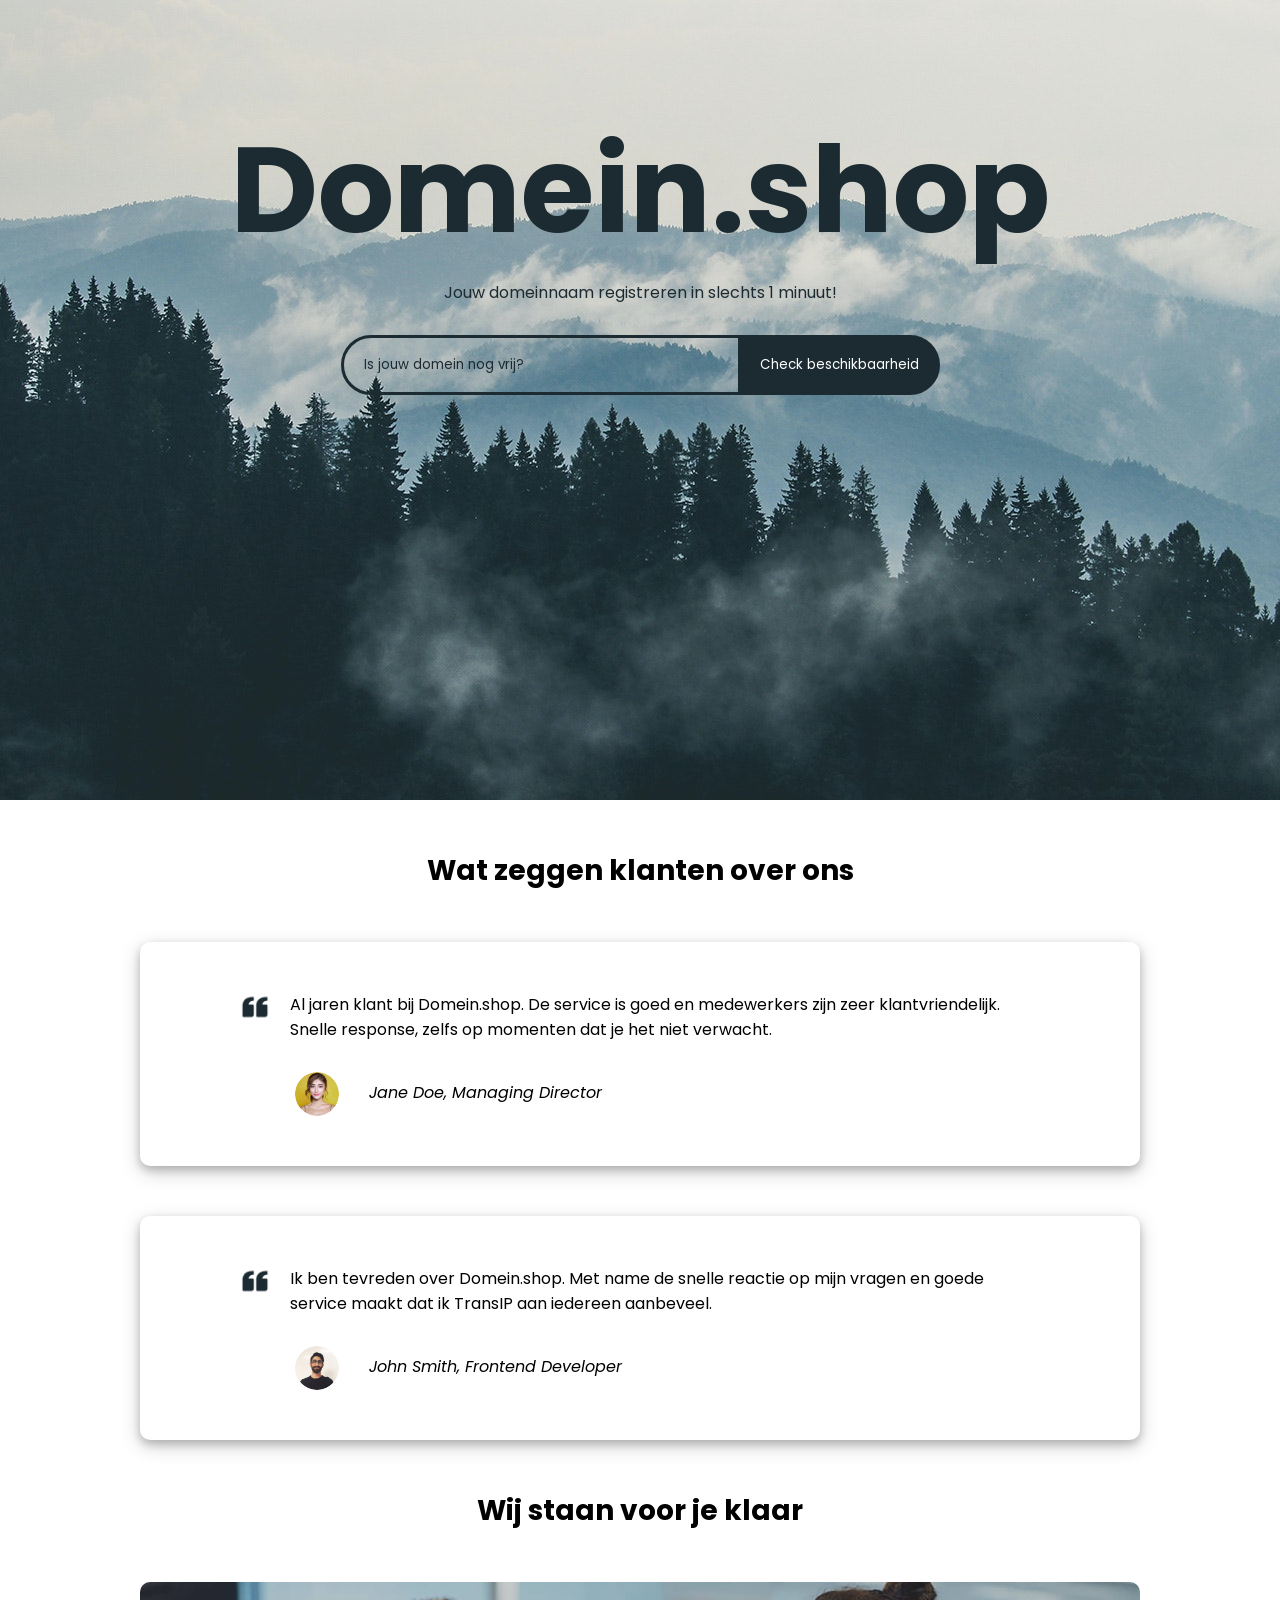
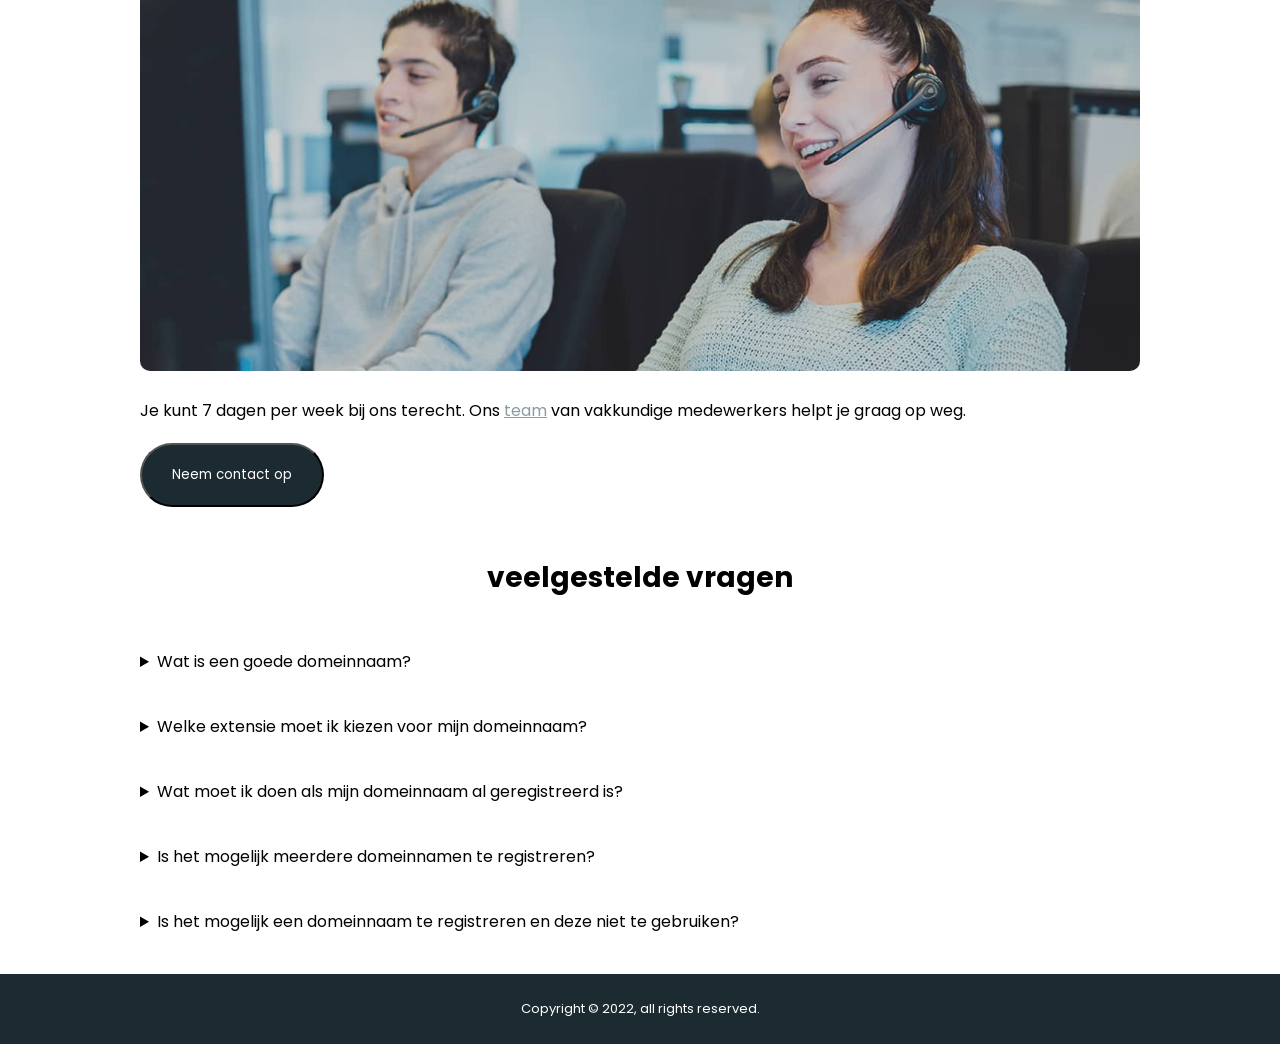
<file: index.html>
<!DOCTYPE html>
<html lang="en">
<head>
    <meta charset="UTF-8">
    <link rel="stylesheet" href="./styles/styles.css">
    <title>Domein.shop</title>
</head>
<body>
<header>
    <div class="hero-section">
        <h1>Domein.shop</h1>
        <p>Jouw domeinnaam registreren in slechts 1 minuut!</p>
        <form>
            <fieldset>
                <label for="domein-check"></label>
                <input type="url" id="domein-check" name="domein-check" placeholder="Is jouw domein nog vrij?">
                <button type="submit">Check beschikbaarheid</button>
            </fieldset>
        </form>
    </div>
</header>
<main>
    <section class="costumer">
        <h2>Wat zeggen klanten over ons</h2>
        <div class="card">
            <div class="card-section">
                <img class="quote-icon" src="assets/icons/quote-left.png" alt="quote icon">
                <p>Al jaren klant bij Domein.shop. De service is goed en medewerkers zijn zeer klantvriendelijk. Snelle
                    response, zelfs op momenten dat je het niet verwacht.</p>
            </div>
            <div class="card-section">
                <img src="assets/images/avatar-jane.png"  alt="Avatar" class="avatar-img">
                <i>Jane Doe, Managing Director</i>
            </div>
        </div>
        <div class="card">
            <div class="card-section">
                <img class="quote-icon" src="assets/icons/quote-left.png" alt="quote icon">
                <p>Ik ben tevreden over Domein.shop. Met name de snelle reactie op mijn vragen en goede service maakt
                    dat ik TransIP aan iedereen aanbeveel.</p>
            </div>
            <div class="card-section">
                <img src="assets/images/avatar-john.png"  alt="Avatar" class="avatar-img">
                <i>John Smith, Frontend Developer</i>
            </div>
        </div>
    </section>

    <section class="service">
        <h2>Wij staan voor je klaar</h2>
        <img src="assets/images/callcenter.jpg" alt="Callcenter-photo">
        <p>Je kunt 7 dagen per week bij ons terecht. Ons <a href="team.html">team</a> van vakkundige medewerkers helpt je graag op weg.</p>
        <button type="submit">Neem contact op</button>
    </section>

    <section class="questions">
        <h2>veelgestelde vragen</h2>
        <details>
            <summary>Wat is een goede domeinnaam?</summary>
            <p>Een goede domeinnaam moet aan enkele eisen voldoen. Ten eerste mag jouw domeinnaam niet in strijd zijn met de openbare orde of de goede zeden. Dit betekent dat je geen ongepaste domeinnaam mag registreren. Verder mag een domeinnaam enkel uit letters, cijfers en eventueel een liggend streepje bestaan. Andere leestekens zijn niet toegestaan.</p>
        </details>
        <details>
            <summary>Welke extensie moet ik kiezen voor mijn domeinnaam?</summary>
            <p>Je mag helemaal zelf kiezen welke extensie jouw domeinnaam krijgt. Dit kan een .nl-extensie zijn, maar ook een .be-extensie, een .de-extensie of een .com-extensie. Vraag jezelf af op welke markt je je gaat richten, in het heden én in de toekomst. Ben je niet van plan je business de grens over te brengen? Dan heb je eigenlijk alleen een .nl-domeinnaam nodig. Je kunt andere extensies registreren om te voorkomen dat anderen dit doen, maar deze domeinnamen ga je waarschijnlijk niet zelf gebruiken.</p>
        </details>
        <details>
            <summary>Wat moet ik doen als mijn domeinnaam al geregistreerd is?</summary>
            <p>Is de domeinnaam die jij wil registreren, al geregistreerd door iemand anders? Dan kun je deze niet opnieuw registreren. Jouw domeinnaam moet namelijk uniek zijn. Als je gewenste domeinnaam al geregistreerd is, heb je twee mogelijkheden. Ten eerste kun je ervoor kiezen een alternatieve domeinnaam te registreren. Dit kan een domeinnaam zijn die op jouw eerste keuze lijkt, maar ook een heel ander domein. Je vindt vanzelf wel een goede domeinnaam die nog vrij is.</p>
        </details>
        <details>
            <summary>Is het mogelijk meerdere domeinnamen te registreren?</summary>
            <p>Ja, het is zeker mogelijk meerdere domeinnamen te registreren. Als je zou willen, kun je wel tientallen domeinnamen registreren. Houd er wel rekening mee dat iedere domeinnaam die je registreert, geld kost. Hoe meer domeinnamen je registreert, des te meer geld je moet betalen voor deze domeinen.</p>
        </details>
        <details>
            <summary>Is het mogelijk een domeinnaam te registreren en deze niet te gebruiken?</summary>
            <p>Ja, je kunt een domeinnaam registreren zonder deze te gebruiken. Dit gebeurt regelmatig. Ten eerste zijn er veel ondernemers die de domeinnaam van hun nieuwe bedrijf alvast registreren, terwijl ze nog lang geen website hebben. Zij willen simpelweg zeker weten dat de domeinnaam nog beschikbaar is als hun website af is en registreren deze daarom alvast. Verstandig, zeker als je een domeinnaam wil registreren die andere mensen ook interessant kunnen vinden.</p>
        </details>
    </section>
</main>
<footer>
    <p>Copyright © 2022, all rights reserved.</p>
</footer>
</body>
</html>
</file>
<file: styles/styles.css>
@import url('https://fonts.googleapis.com/css2?family=Poppins:wght@400;600;700;800&display=swap');

/*////////////////////////////////////////////////////////////////////////
Table of Contents:
    1. Global Styles
    2. Typografie
    3. Areas
        3.1 Header
        3.2 Testimonial
        3.3 Support
        3.4 Faq
        3.5 Footer
////////////////////////////////////////////////////////////////////////*/

/*
grijs #899CA0
donkergroen #1C2B32
*/

/*////////////////////////
    1. Global Styles
////////////////////////*/

* {
    box-sizing: border-box;
    margin: 0;
    padding: 0;
}

a:link,
a:visited,
a:active {
    color: #899CA0;
}

a:hover {
    text-decoration: none;
}

/*////////////////////////
    2. Typography
////////////////////////*/

body {
    font-family: 'Poppins', sans-serif;
}

input,
button {
    font-family: 'Poppins', sans-serif;
}

/*////////////////////////
    3. Areas
////////////////////////*/

/*///////////// 3.1 Header /////////////*/


header {
    text-align: center;
    color: #1C2B32;
    padding-bottom: 300px;
    padding-top: 100px;

    background-image: url("../assets/images/mountains.jpg");
    background-position: center;
    height: 800px;
}

header h1 {
    font-size: 120px;
    font-weight: 700;
}

.hero-section {
    width: 1000px;
    margin: 0 auto;
}

form {
    margin: 30px auto;
}

fieldset {
    border: 0;
}

fieldset input {
    height: 60px;
    width: 400px;
    margin-right: -5px;
    background-color: transparent;
    border: 3px solid #1C2B32;
    border-radius: 50px 0 0 50px;
}

fieldset input::placeholder {
    padding-left: 20px;
    color: #1C2B32;
}

fieldset button {
    height: 60px;
    width: 200px;
    background-color: #1C2B32;
    color: white;
    border: 3px solid #1C2B32;
    border-radius: 0 50px 50px 0;
}

/*///////////// 3.3 Support /////////////*/

main {
    width: 1000px;
    margin: 0 auto;
}

h2 {
    text-align: center;
    margin: 50px;
    font-size: 28px;
    font-weight: 700;
}

.card {
    margin-bottom: 50px;
    padding: 50px 100px;
    border-radius: 10px;
    box-shadow: 0 4px 8px 0 rgba(0, 0, 0, 0.2), 0 6px 20px 0 rgba(0, 0, 0, 0.19);
}

.card-section {
    display: flex;
}

.quote-icon {
    height: 30px;
}

.card p {
    margin-left: 20px;
    margin-bottom: 30px;
}
.card i {
    margin-top: 8px;
    margin-left: 30px;
}

.avatar-img {
    height: 44px;
    width: 44px;
    border-radius: 50%;
    margin-left: 55px;
}

.service img {
    width: 100%;
    border-radius: 10px;
}

.service p {
    margin: 20px 0;
}

.service button {
    padding: 20px 30px;
    border-radius: 50px;
    background-color: #1C2B32;
    color: white;
}

/*///////////// 3.4 Faq /////////////*/

details {
    margin-bottom: 40px;
}

details p {
    background-color: #7c8e94;
    color: white;
    border-radius: 10px;
    padding: 25px 30px;
    margin: 10px 0;
}

details:hover {
    cursor: pointer;
}

/*///////////// 3.5 Footer /////////////*/

footer {
    background-color: #1C2B32;
    color: white;
    text-align: center;
    padding: 25px 0;
    font-size: small;
}
</file>
